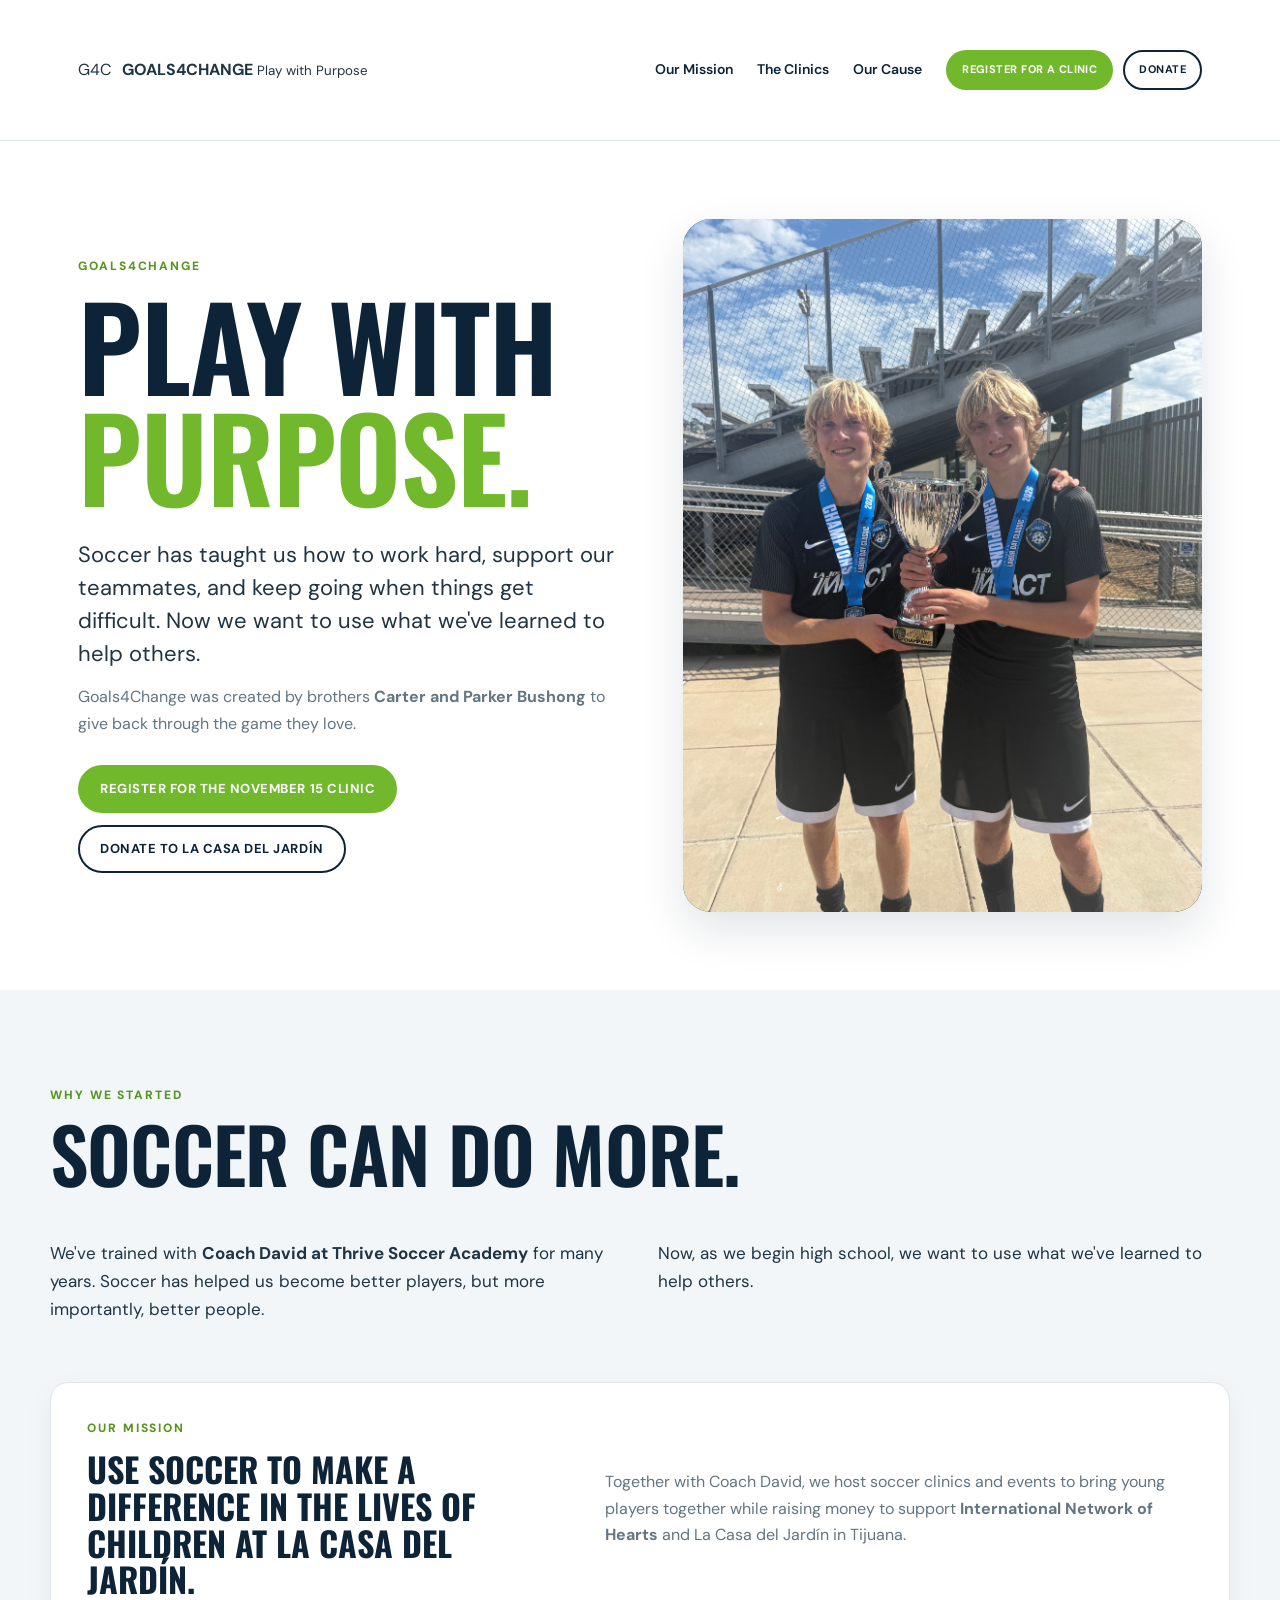
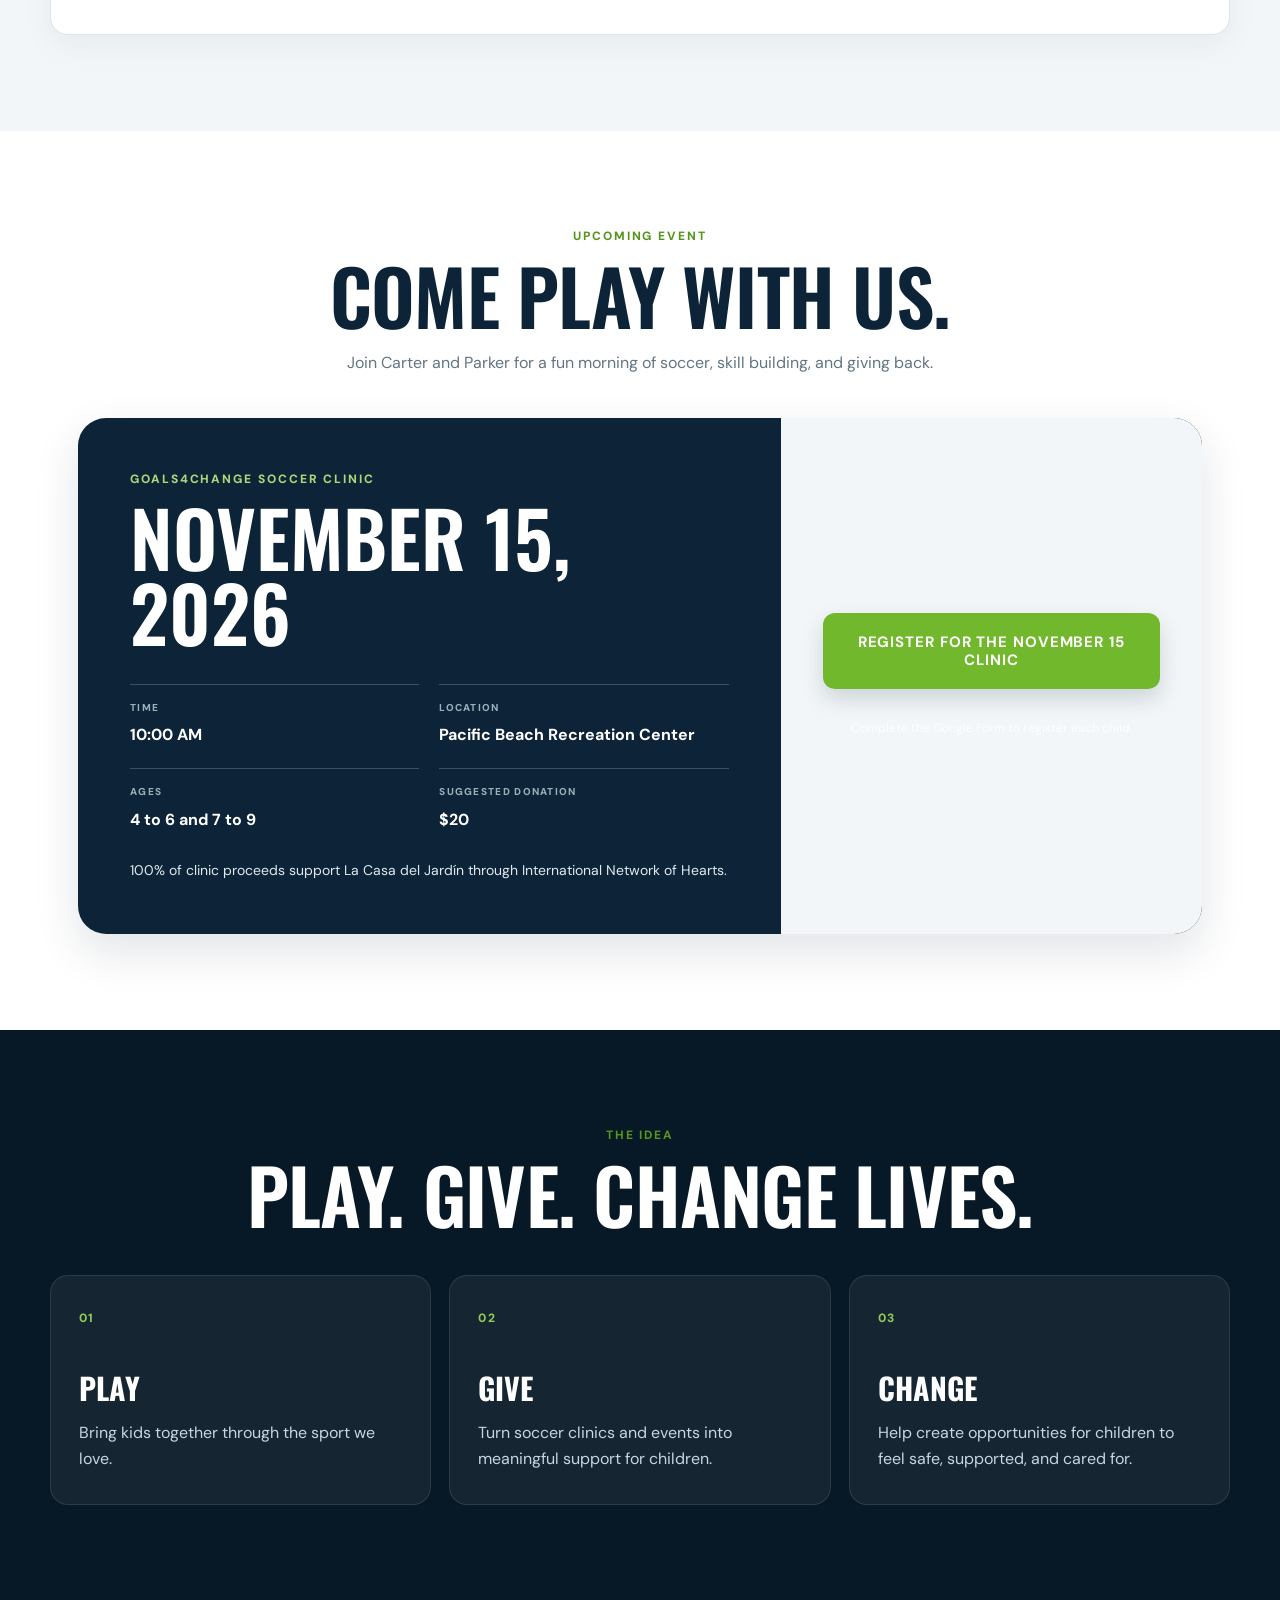
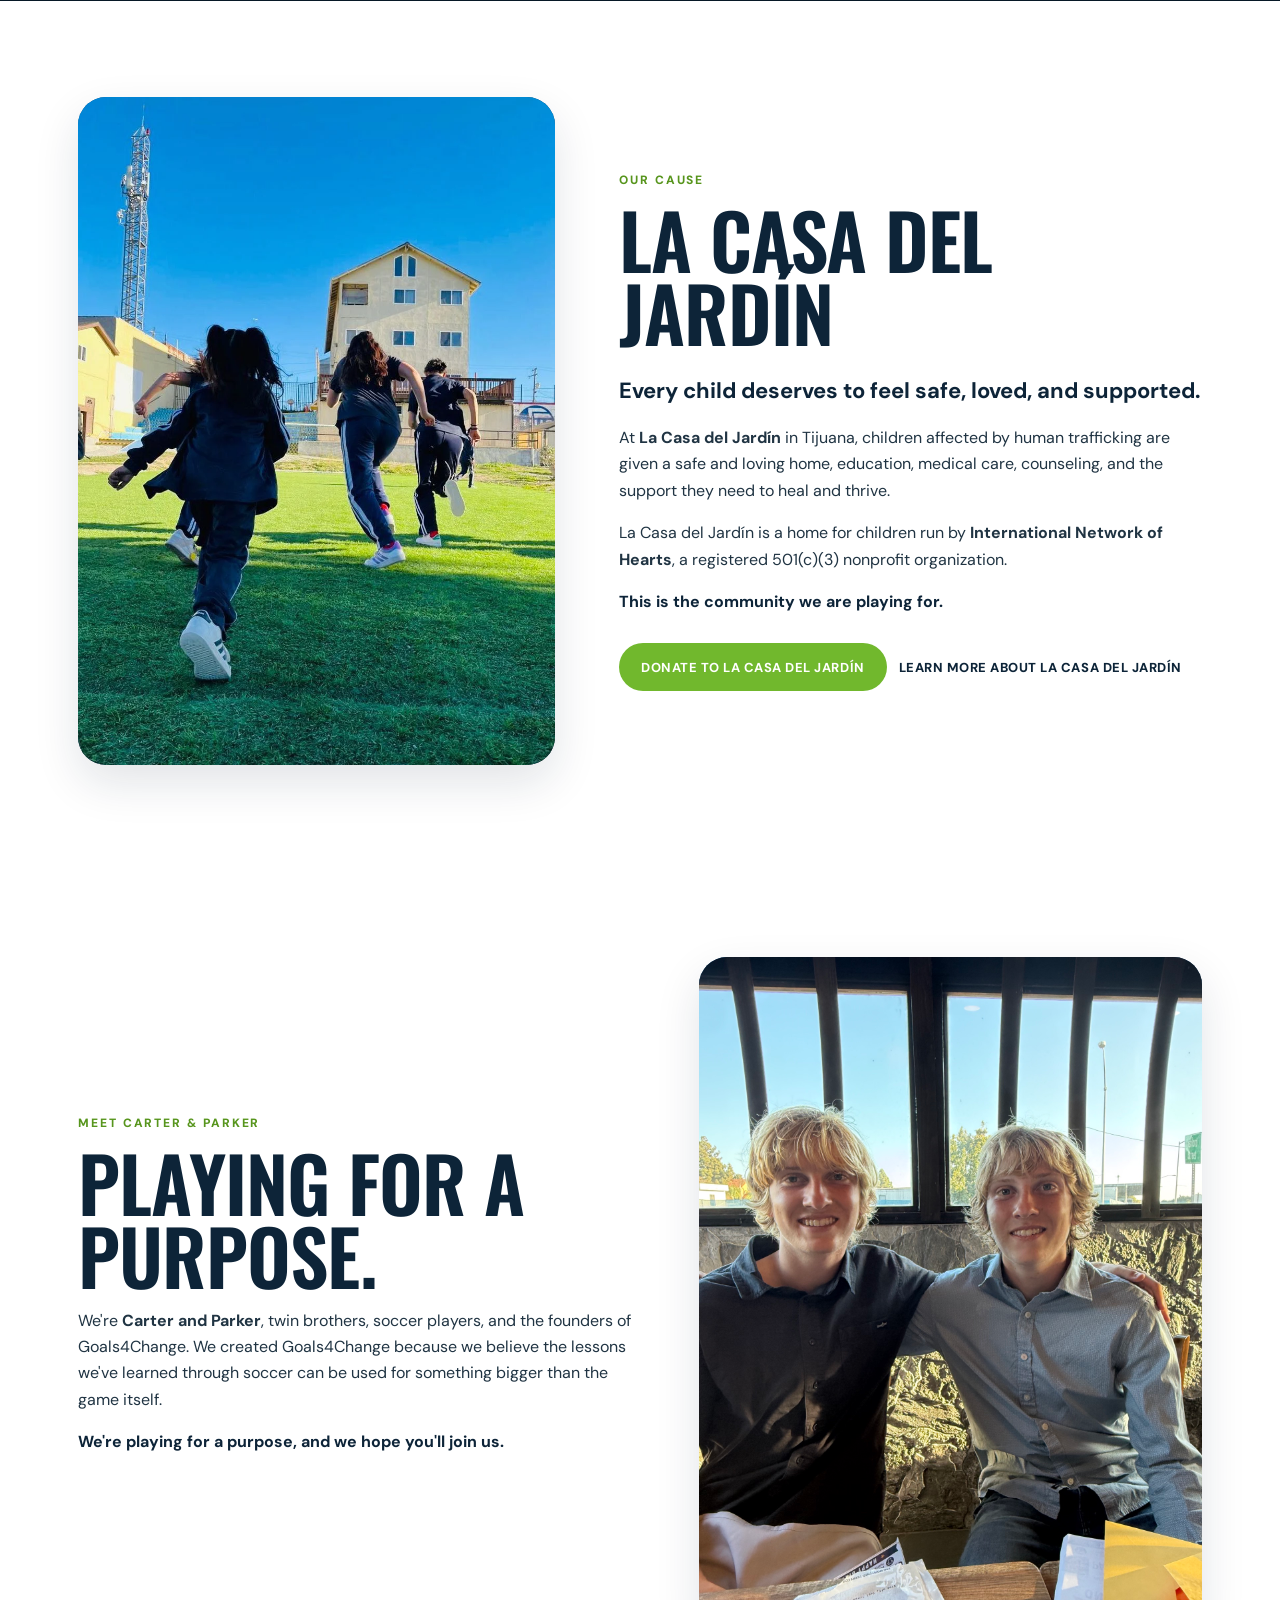
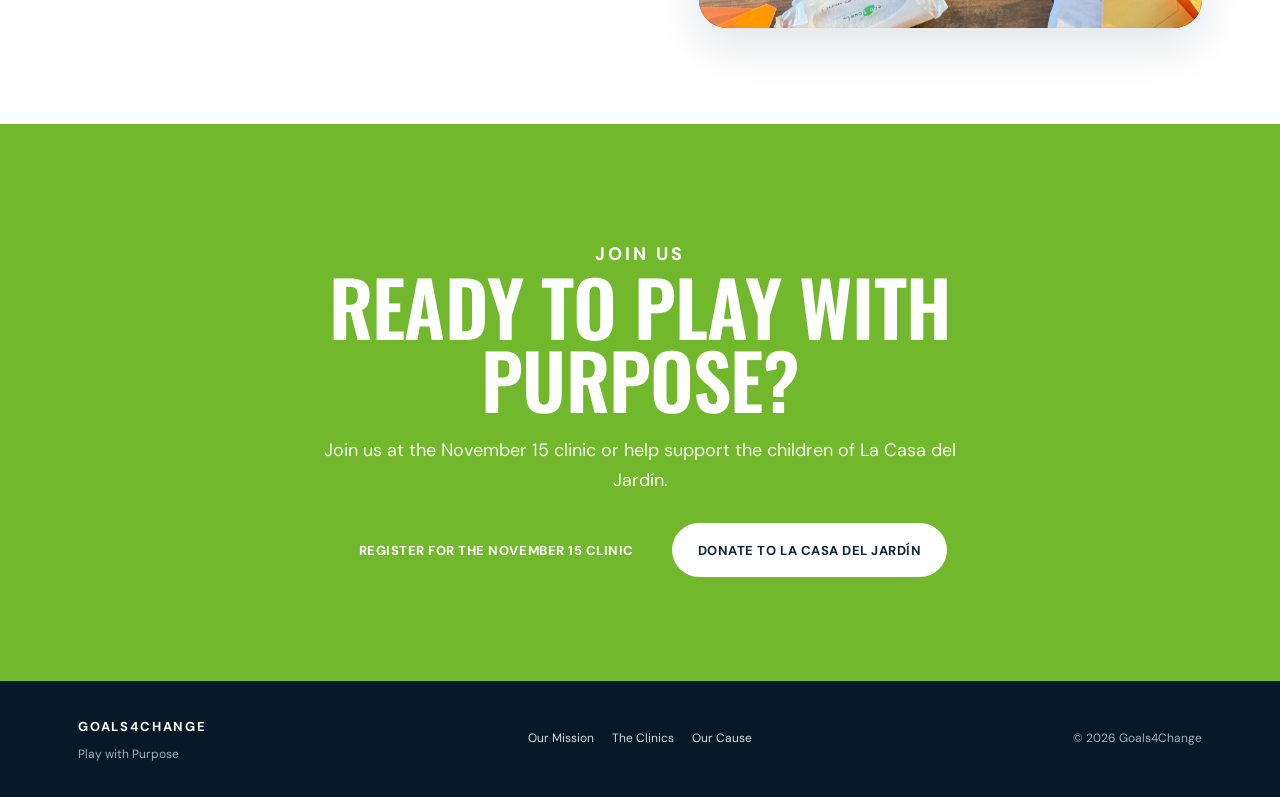
<file: index.html>
<!DOCTYPE html>
<html lang="en">
<head>
  <meta charset="UTF-8">
  <meta name="viewport" content="width=device-width, initial-scale=1.0">
  <meta name="description" content="Goals4Change uses soccer to bring young players together while raising money to support the children of La Casa del Jardín in Tijuana.">
  <title>Goals4Change | Play with Purpose</title>
  <link rel="stylesheet" href="styles.css">
</head>
<body>
  <header class="site-header">
    <div class="nav-shell">
      <a class="brand" href="#top" aria-label="Goals4Change home">
        <span class="brand-mark">G4C</span>
        <span class="brand-text">
          <strong>GOALS4CHANGE</strong>
          <small>Play with Purpose</small>
        </span>
      </a>

      <nav class="main-nav" aria-label="Main navigation">
        <a href="#mission">Our Mission</a>
        <a href="#clinics">The Clinics</a>
        <a href="#cause">Our Cause</a>
      </nav>

      <div class="nav-actions">
        <a class="button button-primary button-small" href="register.html">Register for a Clinic</a>
        <a class="button button-secondary button-small" href="https://givebutter.com/inh-goals4change">Donate</a>
      </div>
    </div>
  </header>

  <main id="top">
    <section class="hero section">
      <div class="hero-copy">
        <p class="eyebrow">GOALS4CHANGE</p>
        <h1>PLAY WITH <span>PURPOSE.</span></h1>
        <p class="hero-lede">
          Soccer has taught us how to work hard, support our teammates, and keep going when things get difficult.
          Now we want to use what we've learned to help others.
        </p>
        <p class="hero-intro">
          Goals4Change was created by brothers <strong>Carter and Parker Bushong</strong> to give back through the game they love.
        </p>
        <div class="hero-actions">
          <a class="button button-primary" href="register.html">Register for the November 15 Clinic</a>
          <a class="button button-secondary" href="https://givebutter.com/inh-goals4change">Donate to La Casa del Jardín</a>
        </div>
      </div>

      <div class="hero-photo photo-frame">
        <img src="images/hero.jpg" alt="Carter and Parker playing soccer">
      </div>
    </section>

    <section class="section section-soft" id="mission">
      <div class="section-heading">
        <p class="eyebrow">WHY WE STARTED</p>
        <h2>SOCCER CAN DO MORE.</h2>
      </div>

      <div class="split-copy">
        <p>
          We've trained with <strong>Coach David at Thrive Soccer Academy</strong> for many years.
          Soccer has helped us become better players, but more importantly, better people.
        </p>
        <p>
          Now, as we begin high school, we want to use what we've learned to help others.
        </p>
      </div>

      <div class="mission-card">
        <div>
          <p class="eyebrow">OUR MISSION</p>
          <h3>Use soccer to make a difference in the lives of children at La Casa del Jardín.</h3>
        </div>
        <p>
          Together with Coach David, we host soccer clinics and events to bring young players together while raising
          money to support <strong>International Network of Hearts</strong> and La Casa del Jardín in Tijuana.
        </p>
      </div>
    </section>

    <section class="section" id="clinics">
      <div class="section-heading centered">
        <p class="eyebrow">UPCOMING EVENT</p>
        <h2>COME PLAY WITH US.</h2>
        <p>Join Carter and Parker for a fun morning of soccer, skill building, and giving back.</p>
      </div>

      <div class="event-card">
        <div class="event-details">
          <p class="event-label">GOALS4CHANGE SOCCER CLINIC</p>
          <h3>November 15, 2026</h3>
          <div class="event-grid">
            <div>
              <span>TIME</span>
              <strong>10:00 AM</strong>
            </div>
            <div>
              <span>LOCATION</span>
              <strong>Pacific Beach Recreation Center</strong>
            </div>
            <div>
              <span>AGES</span>
              <strong>4 to 6 and 7 to 9</strong>
            </div>
            <div>
              <span>SUGGESTED DONATION</span>
              <strong>$20</strong>
            </div>
          </div>
          <p class="proceeds-note">
            100% of clinic proceeds support La Casa del Jardín through International Network of Hearts.
          </p>
        </div>

        <div class="event-action">
          <!-- Replace this href with the final registration URL when you have it. -->
          <a class="button button-primary button-large" href="register.html">Register for the November 15 Clinic</a>
          <p>Complete the Google Form to register each child.</p>
        </div>
      </div>
    </section>

    <section class="section section-dark">
      <div class="section-heading centered">
        <p class="eyebrow">THE IDEA</p>
        <h2>PLAY. GIVE. CHANGE LIVES.</h2>
      </div>

      <div class="value-grid">
        <article class="value-card">
          <span class="value-number">01</span>
          <h3>PLAY</h3>
          <p>Bring kids together through the sport we love.</p>
        </article>
        <article class="value-card">
          <span class="value-number">02</span>
          <h3>GIVE</h3>
          <p>Turn soccer clinics and events into meaningful support for children.</p>
        </article>
        <article class="value-card">
          <span class="value-number">03</span>
          <h3>CHANGE</h3>
          <p>Help create opportunities for children to feel safe, supported, and cared for.</p>
        </article>
      </div>
    </section>

    <section class="section cause-section" id="cause">
      <div class="cause-photo photo-frame">
        <img src="images/casa-del-jardin.jpg" alt="La Casa del Jardín">
      </div>

      <div class="cause-copy">
        <p class="eyebrow">OUR CAUSE</p>
        <h2>LA CASA DEL JARDÍN</h2>
        <p class="cause-lede">Every child deserves to feel safe, loved, and supported.</p>
        <p>
          At <strong>La Casa del Jardín</strong> in Tijuana, children affected by human trafficking are given
          a safe and loving home, education, medical care, counseling, and the support they need to heal and thrive.
        </p>
        <p>
          La Casa del Jardín is a home for children run by <strong>International Network of Hearts</strong>,
          a registered 501(c)(3) nonprofit organization.
        </p>
        <p class="cause-close">This is the community we are playing for.</p>

        <div class="cause-actions">
          <!-- Replace this href with the final INHEARTS donation landing-page URL when you have it. -->
          <a class="button button-primary" href="https://givebutter.com/inh-goals4change">Donate to La Casa del Jardín</a>
          <a class="text-link" href="#cause">Learn more about La Casa del Jardín</a>
        </div>
      </div>
    </section>

    <section class="section founders-section">
      <div class="founders-copy">
        <p class="eyebrow">MEET CARTER & PARKER</p>
        <h2>PLAYING FOR A PURPOSE.</h2>
        <p>
          We're <strong>Carter and Parker</strong>, twin brothers, soccer players, and the founders of Goals4Change.
          We created Goals4Change because we believe the lessons we've learned through soccer can be used for
          something bigger than the game itself.
        </p>
        <p class="founders-close">
          We're playing for a purpose, and we hope you'll join us.
        </p>
      </div>

      <div class="founders-photo photo-frame">
        <img src="images/carter-parker.jpg" alt="Carter and Parker Bushong">
      </div>
    </section>

    <section class="cta-section">
      <p class="eyebrow">JOIN US</p>
      <h2>READY TO PLAY WITH PURPOSE?</h2>
      <p>Join us at the November 15 clinic or help support the children of La Casa del Jardín.</p>
      <div class="cta-actions">
        <a class="button button-primary button-large" href="register.html">Register for the November 15 Clinic</a>
        <a class="button button-light button-large" href="https://givebutter.com/inh-goals4change">Donate to La Casa del Jardín</a>
      </div>
    </section>
  </main>

  <footer class="site-footer">
    <div class="footer-shell">
      <div>
        <strong>GOALS4CHANGE</strong>
        <p>Play with Purpose</p>
      </div>
      <div class="footer-links">
        <a href="#mission">Our Mission</a>
        <a href="#clinics">The Clinics</a>
        <a href="#cause">Our Cause</a>
      </div>
      <div class="footer-meta">
        <span>© 2026 Goals4Change</span>
      </div>
    </div>
  </footer>
</body>
</html>
</file>
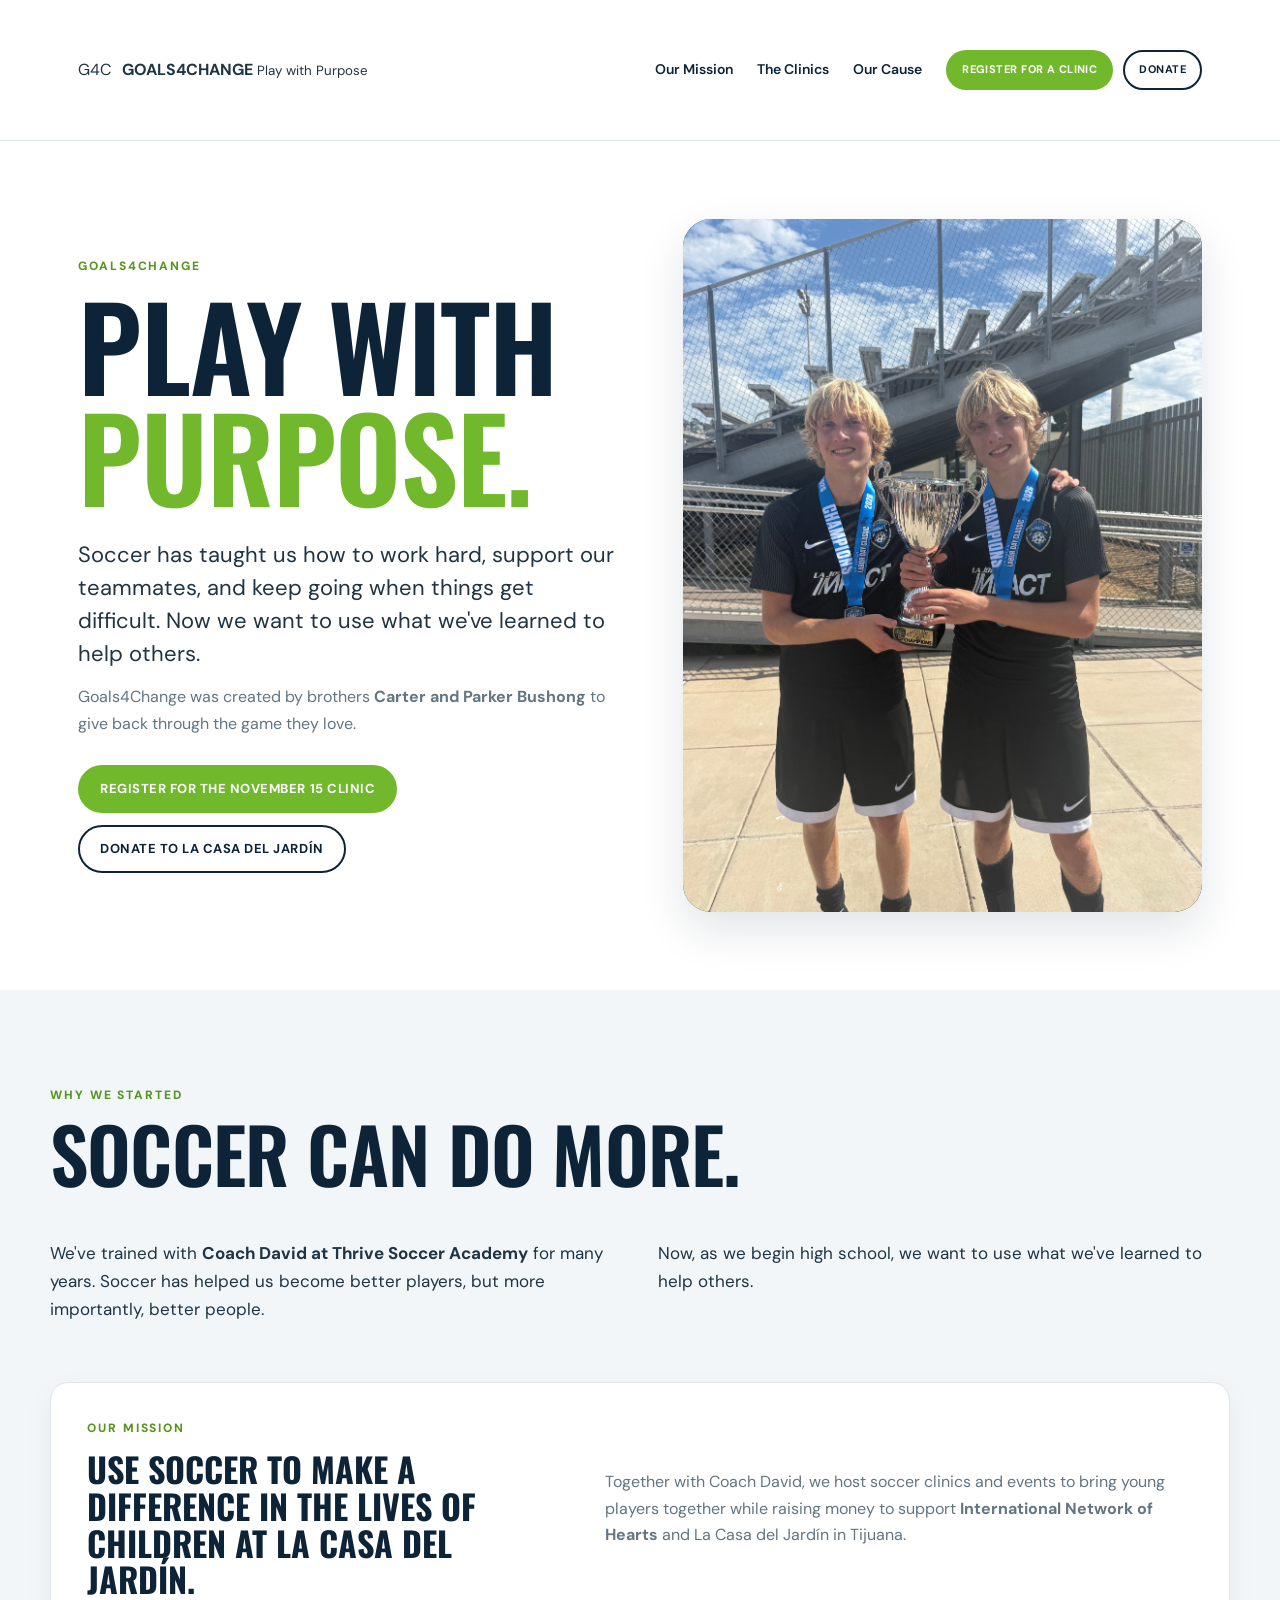
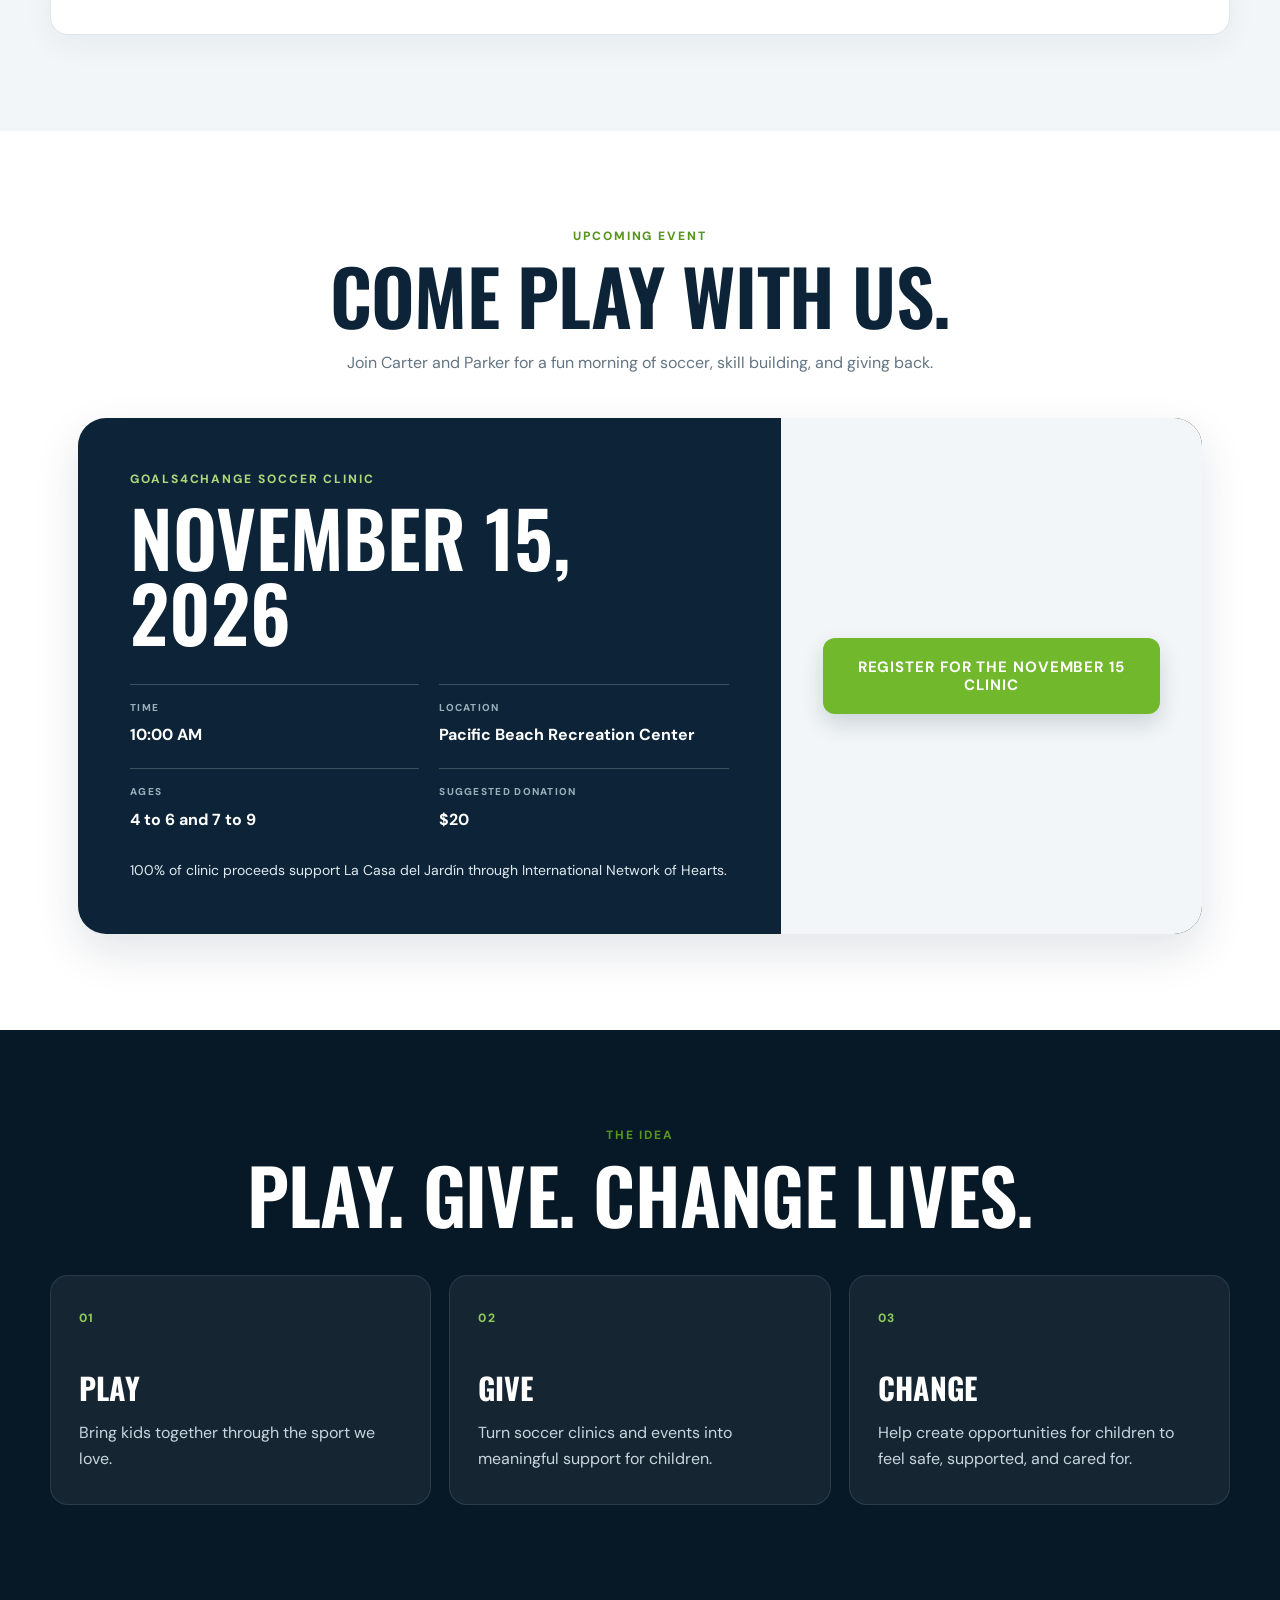
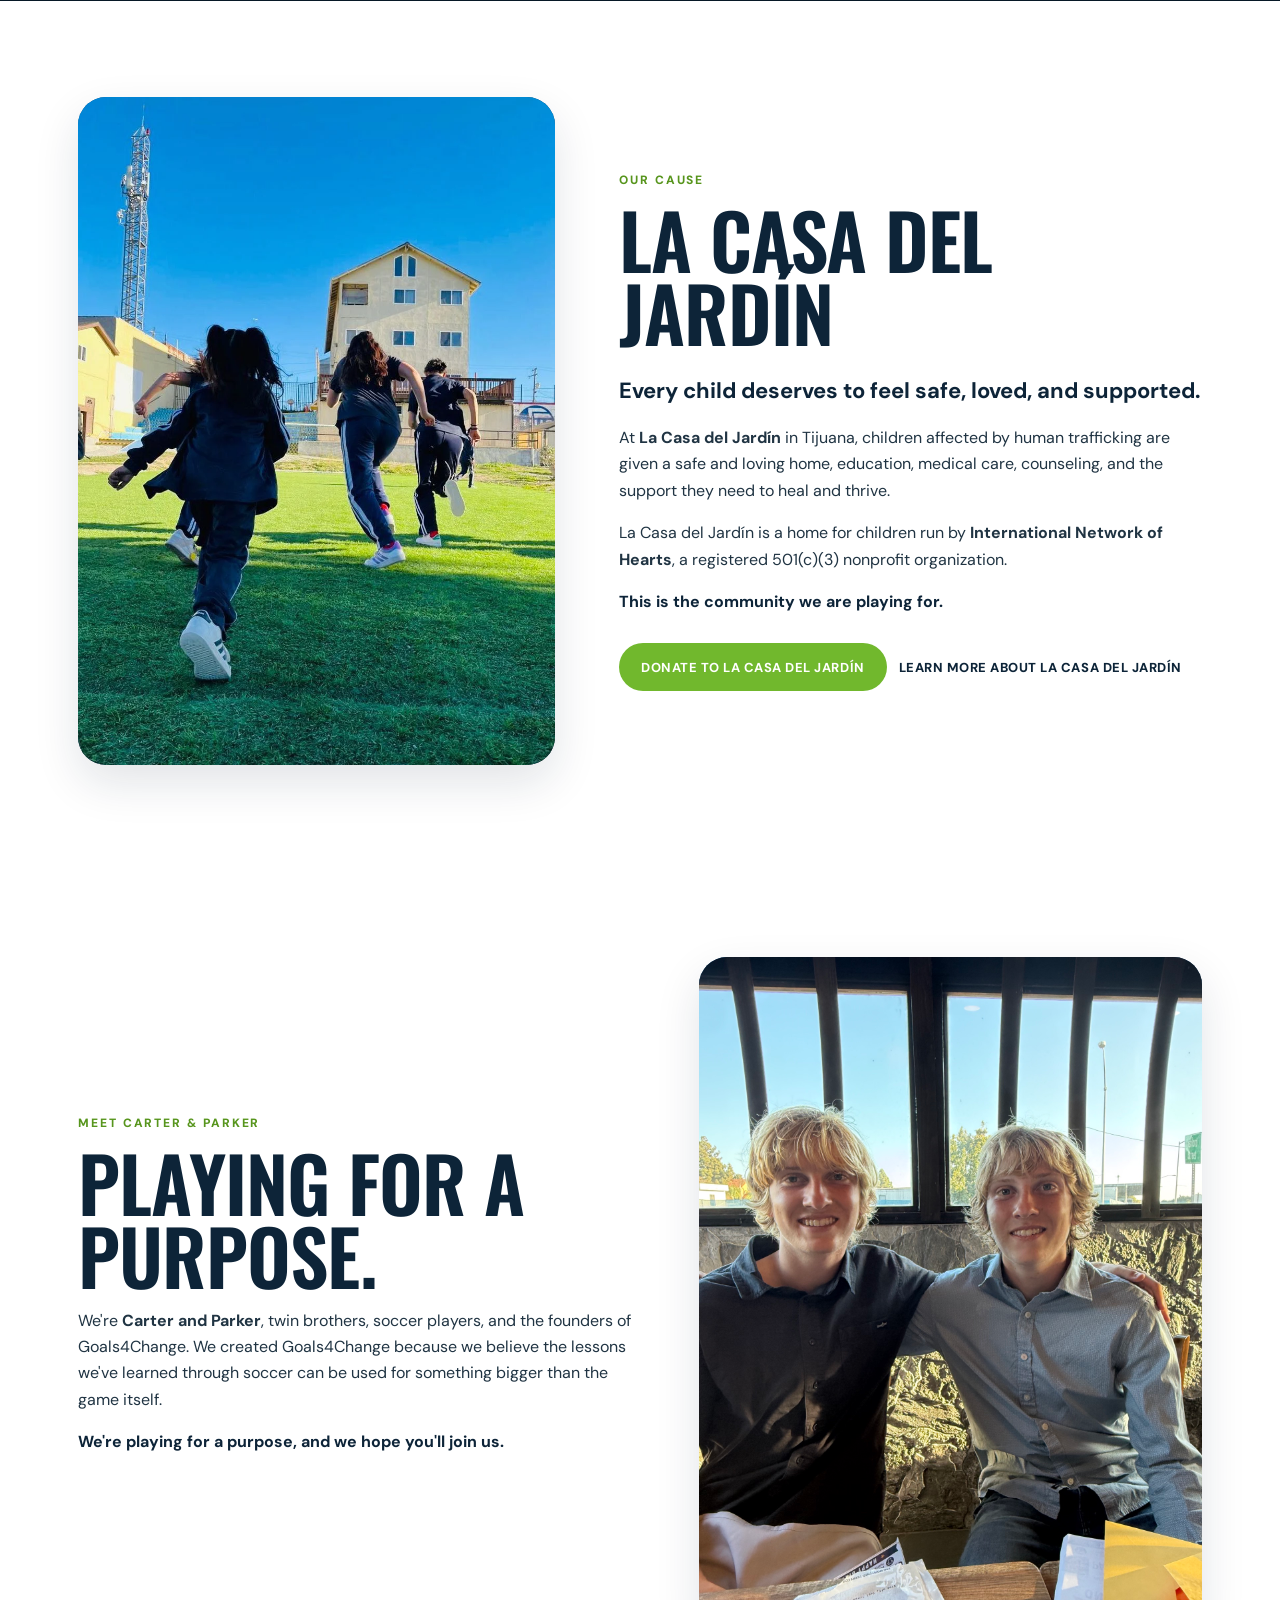
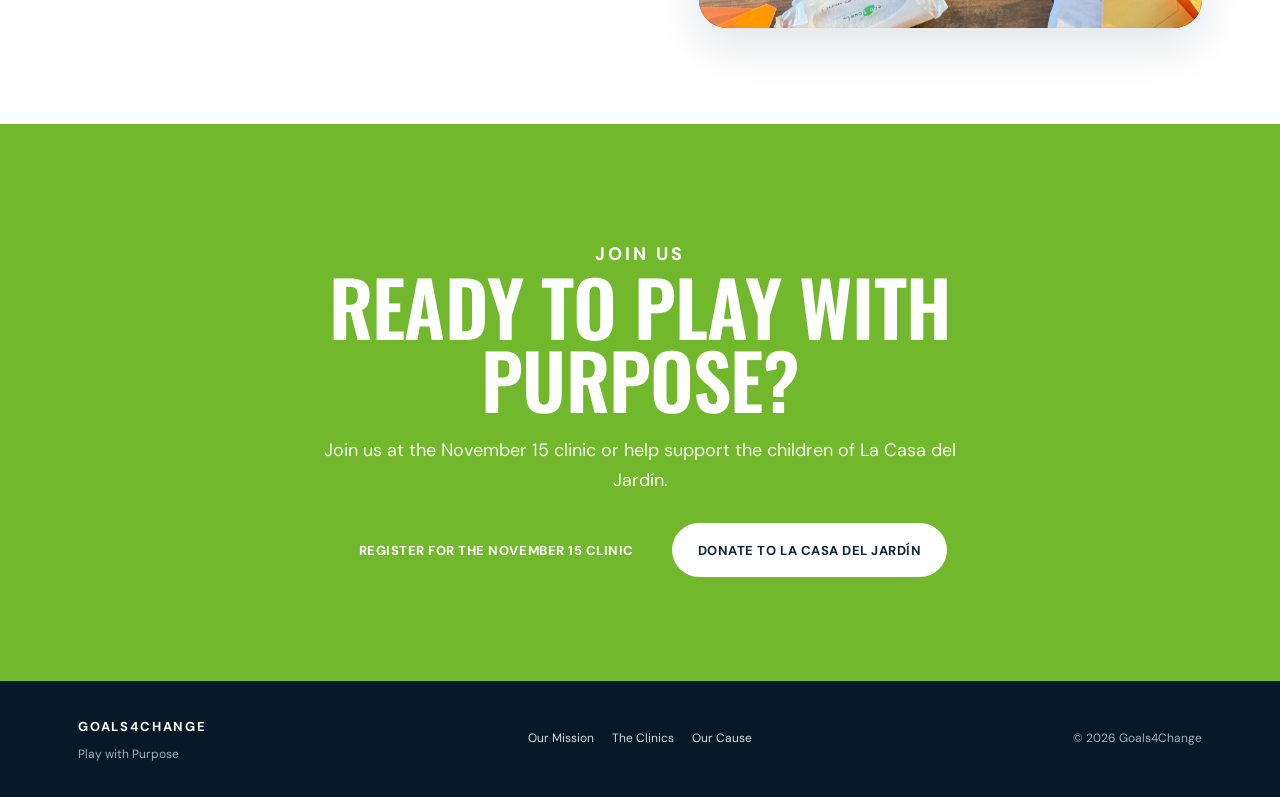
<file: index (1).html>
<!DOCTYPE html>
<html lang="en">
<head>
  <meta charset="UTF-8">
  <meta name="viewport" content="width=device-width, initial-scale=1.0">
  <meta name="description" content="Goals4Change uses soccer to bring young players together while raising money to support the children of La Casa del Jardín in Tijuana.">
  <title>Goals4Change | Play with Purpose</title>
  <link rel="stylesheet" href="styles.css">
</head>
<body>
  <header class="site-header">
    <div class="nav-shell">
      <a class="brand" href="#top" aria-label="Goals4Change home">
        <span class="brand-mark">G4C</span>
        <span class="brand-text">
          <strong>GOALS4CHANGE</strong>
          <small>Play with Purpose</small>
        </span>
      </a>

      <nav class="main-nav" aria-label="Main navigation">
        <a href="#mission">Our Mission</a>
        <a href="#clinics">The Clinics</a>
        <a href="#cause">Our Cause</a>
      </nav>

      <div class="nav-actions">
        <a class="button button-primary button-small" href="register.html">Register for a Clinic</a>
        <a class="button button-secondary button-small" href="https://givebutter.com/inh-goals4change">Donate</a>
      </div>
    </div>
  </header>

  <main id="top">
    <section class="hero section">
      <div class="hero-copy">
        <p class="eyebrow">GOALS4CHANGE</p>
        <h1>PLAY WITH <span>PURPOSE.</span></h1>
        <p class="hero-lede">
          Soccer has taught us how to work hard, support our teammates, and keep going when things get difficult.
          Now we want to use what we've learned to help others.
        </p>
        <p class="hero-intro">
          Goals4Change was created by brothers <strong>Carter and Parker Bushong</strong> to give back through the game they love.
        </p>
        <div class="hero-actions">
          <a class="button button-primary" href="register.html">Register for the November 15 Clinic</a>
          <a class="button button-secondary" href="https://givebutter.com/inh-goals4change">Donate to La Casa del Jardín</a>
        </div>
      </div>

      <div class="hero-photo photo-frame">
        <img src="images/hero.jpg" alt="Carter and Parker playing soccer">
      </div>
    </section>

    <section class="section section-soft" id="mission">
      <div class="section-heading">
        <p class="eyebrow">WHY WE STARTED</p>
        <h2>SOCCER CAN DO MORE.</h2>
      </div>

      <div class="split-copy">
        <p>
          We've trained with <strong>Coach David at Thrive Soccer Academy</strong> for many years.
          Soccer has helped us become better players, but more importantly, better people.
        </p>
        <p>
          Now, as we begin high school, we want to use what we've learned to help others.
        </p>
      </div>

      <div class="mission-card">
        <div>
          <p class="eyebrow">OUR MISSION</p>
          <h3>Use soccer to make a difference in the lives of children at La Casa del Jardín.</h3>
        </div>
        <p>
          Together with Coach David, we host soccer clinics and events to bring young players together while raising
          money to support <strong>International Network of Hearts</strong> and La Casa del Jardín in Tijuana.
        </p>
      </div>
    </section>

    <section class="section" id="clinics">
      <div class="section-heading centered">
        <p class="eyebrow">UPCOMING EVENT</p>
        <h2>COME PLAY WITH US.</h2>
        <p>Join Carter and Parker for a fun morning of soccer, skill building, and giving back.</p>
      </div>

      <div class="event-card">
        <div class="event-details">
          <p class="event-label">GOALS4CHANGE SOCCER CLINIC</p>
          <h3>November 15, 2026</h3>
          <div class="event-grid">
            <div>
              <span>TIME</span>
              <strong>10:00 AM</strong>
            </div>
            <div>
              <span>LOCATION</span>
              <strong>Pacific Beach Recreation Center</strong>
            </div>
            <div>
              <span>AGES</span>
              <strong>4 to 6 and 7 to 9</strong>
            </div>
            <div>
              <span>SUGGESTED DONATION</span>
              <strong>$20</strong>
            </div>
          </div>
          <p class="proceeds-note">
            100% of clinic proceeds support La Casa del Jardín through International Network of Hearts.
          </p>
        </div>

        <div class="event-action">
          <!-- Replace this href with the final registration URL when you have it. -->
          <a class="button button-primary button-large" href="register.html">Register for the November 15 Clinic</a>
        </div>
      </div>
    </section>

    <section class="section section-dark">
      <div class="section-heading centered">
        <p class="eyebrow">THE IDEA</p>
        <h2>PLAY. GIVE. CHANGE LIVES.</h2>
      </div>

      <div class="value-grid">
        <article class="value-card">
          <span class="value-number">01</span>
          <h3>PLAY</h3>
          <p>Bring kids together through the sport we love.</p>
        </article>
        <article class="value-card">
          <span class="value-number">02</span>
          <h3>GIVE</h3>
          <p>Turn soccer clinics and events into meaningful support for children.</p>
        </article>
        <article class="value-card">
          <span class="value-number">03</span>
          <h3>CHANGE</h3>
          <p>Help create opportunities for children to feel safe, supported, and cared for.</p>
        </article>
      </div>
    </section>

    <section class="section cause-section" id="cause">
      <div class="cause-photo photo-frame">
        <img src="images/casa-del-jardin.jpg" alt="La Casa del Jardín">
      </div>

      <div class="cause-copy">
        <p class="eyebrow">OUR CAUSE</p>
        <h2>LA CASA DEL JARDÍN</h2>
        <p class="cause-lede">Every child deserves to feel safe, loved, and supported.</p>
        <p>
          At <strong>La Casa del Jardín</strong> in Tijuana, children affected by human trafficking are given
          a safe and loving home, education, medical care, counseling, and the support they need to heal and thrive.
        </p>
        <p>
          La Casa del Jardín is a home for children run by <strong>International Network of Hearts</strong>,
          a registered 501(c)(3) nonprofit organization.
        </p>
        <p class="cause-close">This is the community we are playing for.</p>

        <div class="cause-actions">
          <!-- Replace this href with the final INHEARTS donation landing-page URL when you have it. -->
          <a class="button button-primary" href="https://givebutter.com/inh-goals4change">Donate to La Casa del Jardín</a>
          <a class="text-link" href="#cause">Learn more about La Casa del Jardín</a>
        </div>
      </div>
    </section>

    <section class="section founders-section">
      <div class="founders-copy">
        <p class="eyebrow">MEET CARTER & PARKER</p>
        <h2>PLAYING FOR A PURPOSE.</h2>
        <p>
          We're <strong>Carter and Parker</strong>, twin brothers, soccer players, and the founders of Goals4Change.
          We created Goals4Change because we believe the lessons we've learned through soccer can be used for
          something bigger than the game itself.
        </p>
        <p class="founders-close">
          We're playing for a purpose, and we hope you'll join us.
        </p>
      </div>

      <div class="founders-photo photo-frame">
        <img src="images/carter-parker.jpg" alt="Carter and Parker Bushong">
      </div>
    </section>

    <section class="cta-section">
      <p class="eyebrow">JOIN US</p>
      <h2>READY TO PLAY WITH PURPOSE?</h2>
      <p>Join us at the November 15 clinic or help support the children of La Casa del Jardín.</p>
      <div class="cta-actions">
        <a class="button button-primary button-large" href="register.html">Register for the November 15 Clinic</a>
        <a class="button button-light button-large" href="https://givebutter.com/inh-goals4change">Donate to La Casa del Jardín</a>
      </div>
    </section>
  </main>

  <footer class="site-footer">
    <div class="footer-shell">
      <div>
        <strong>GOALS4CHANGE</strong>
        <p>Play with Purpose</p>
      </div>
      <div class="footer-links">
        <a href="#mission">Our Mission</a>
        <a href="#clinics">The Clinics</a>
        <a href="#cause">Our Cause</a>
      </div>
      <div class="footer-meta">
        <span>© 2026 Goals4Change</span>
      </div>
    </div>
  </footer>
</body>
</html>
</file>
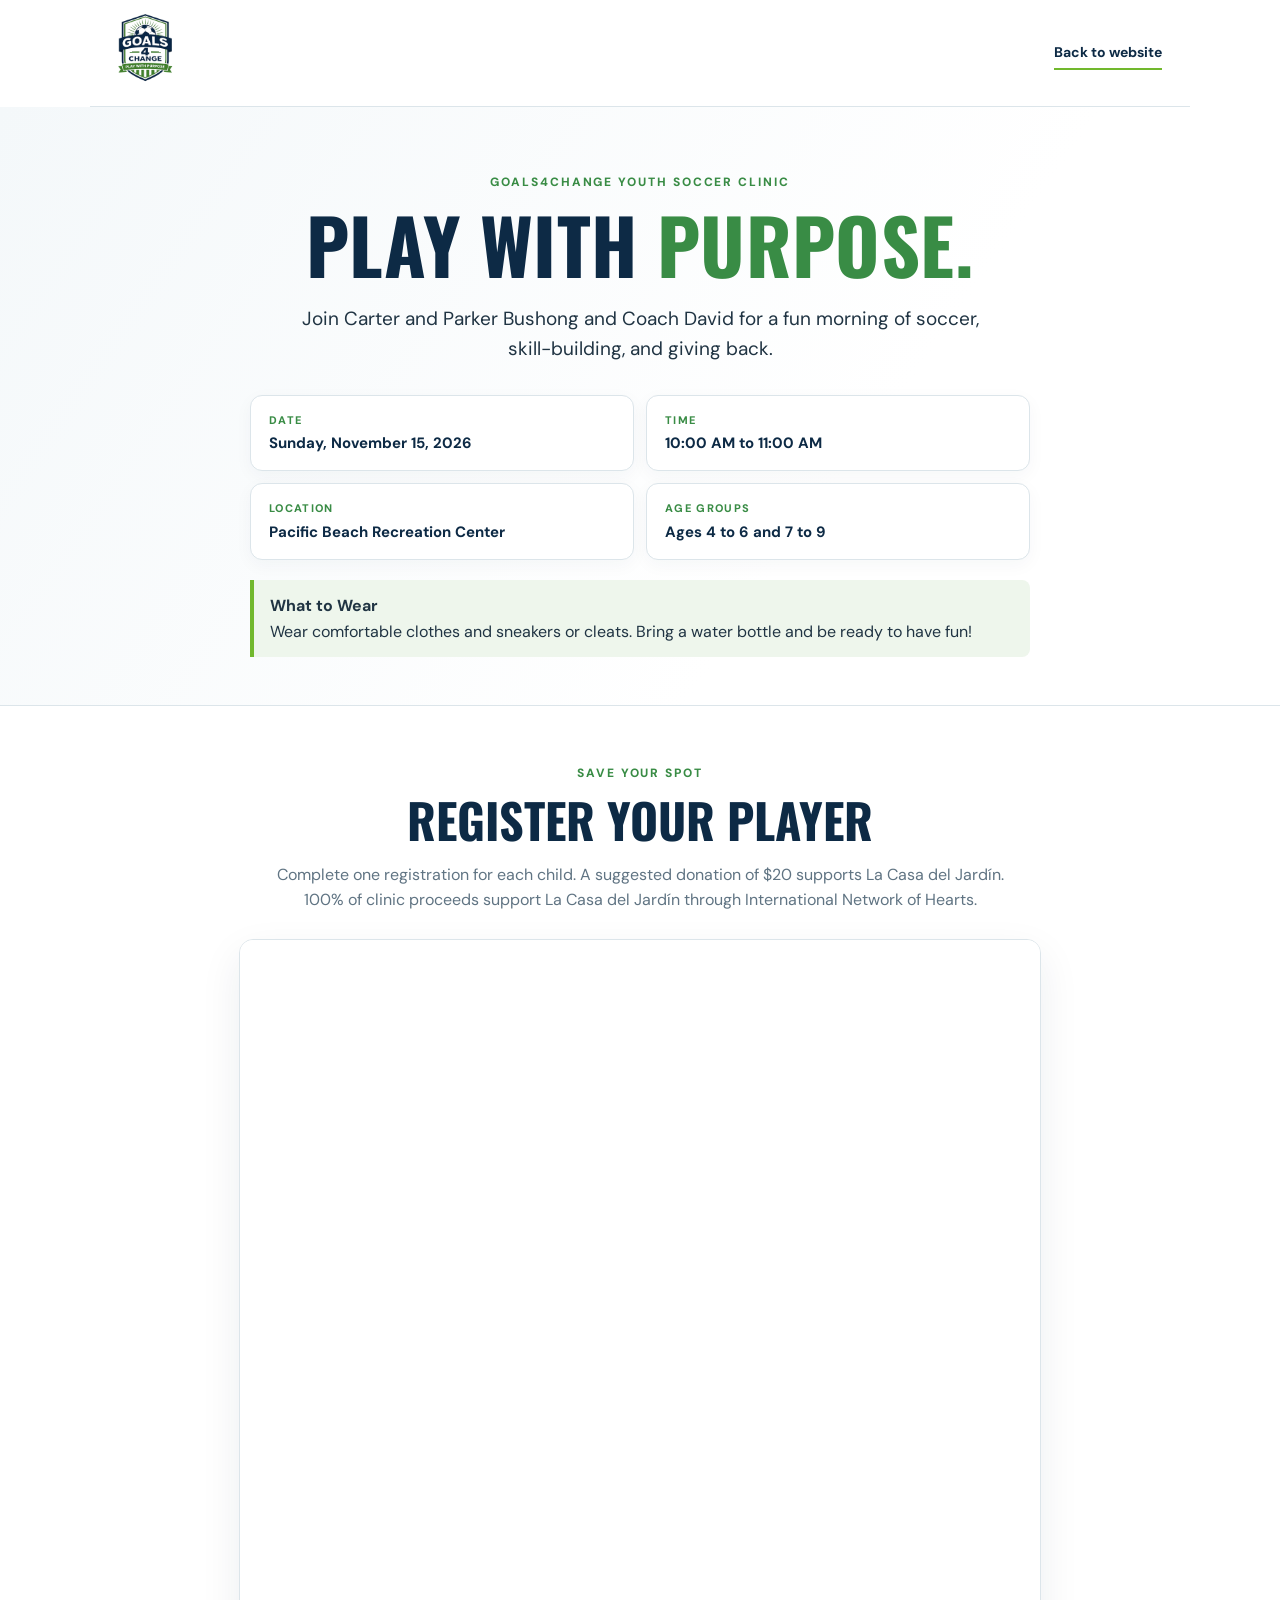
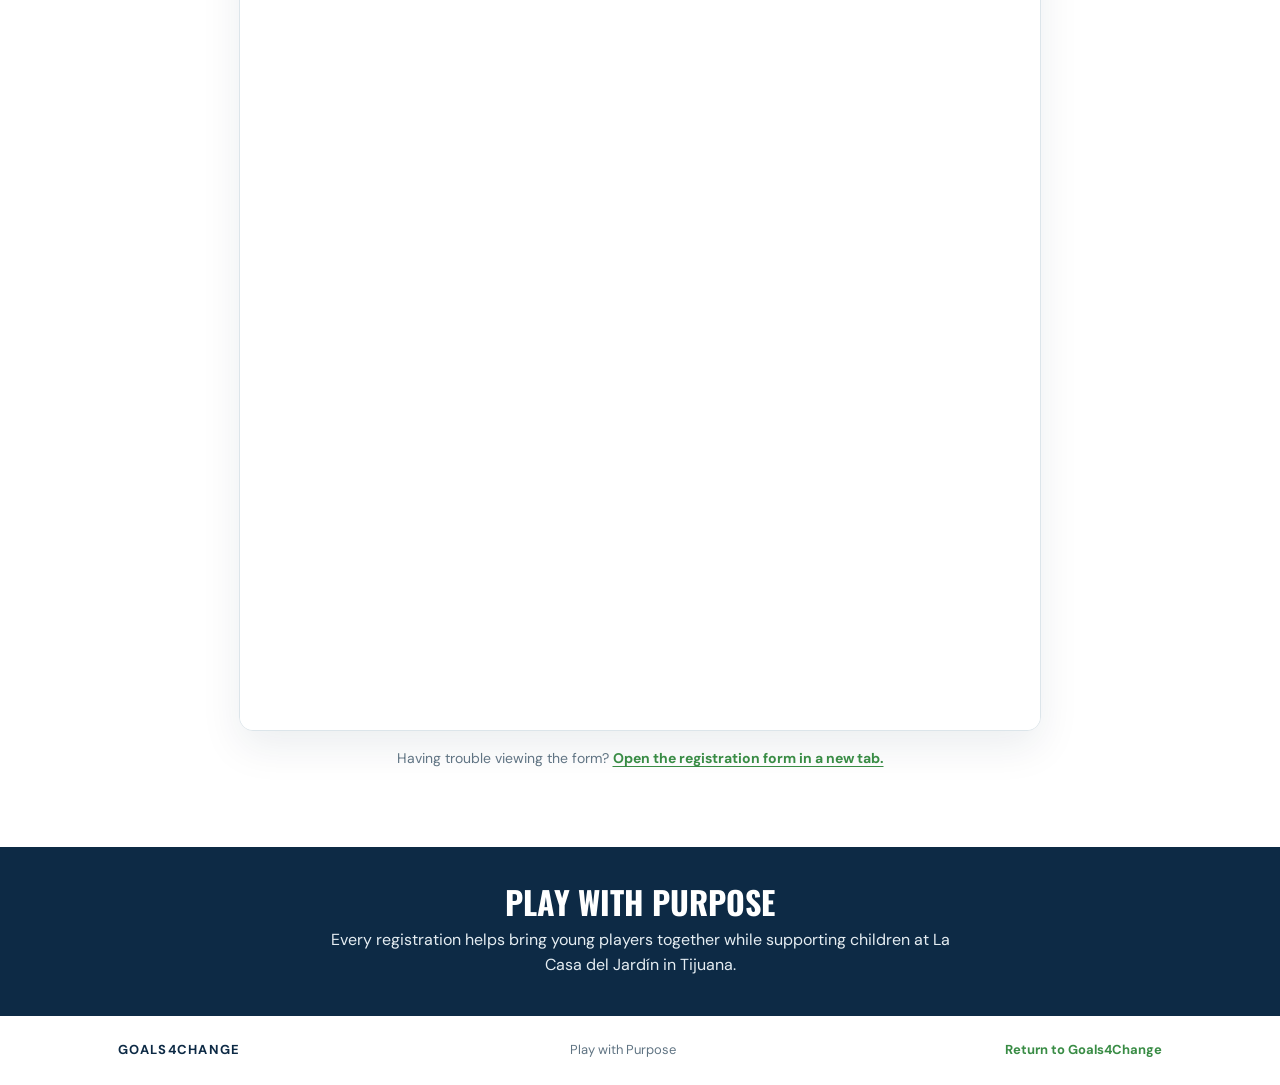
<file: register.html>
<!DOCTYPE html>
<html lang="en">
<head>
  <meta charset="UTF-8">
  <meta name="viewport" content="width=device-width, initial-scale=1.0">
  <meta name="description" content="Register for the Goals4Change youth soccer clinic on November 15, 2026, at Pacific Beach Recreation Center.">
  <title>Clinic Registration | Goals4Change</title>
  <link rel="stylesheet" href="registration.css">
</head>
<body>
  <header class="registration-header">
    <a class="brand" href="index.html" aria-label="Goals4Change home">
      <img src="images/goals4change-logo.png" alt="Goals4Change, Play with Purpose">
    </a>
    <a class="home-link" href="index.html">Back to website</a>
  </header>

  <main>
    <section class="registration-hero">
      <p class="eyebrow">GOALS4CHANGE YOUTH SOCCER CLINIC</p>
      <h1>PLAY WITH <span>PURPOSE.</span></h1>
      <p class="intro">Join Carter and Parker Bushong and Coach David for a fun morning of soccer, skill-building, and giving back.</p>
      <div class="event-facts" aria-label="Clinic details">
        <div><span>DATE</span><strong>Sunday, November 15, 2026</strong></div>
        <div><span>TIME</span><strong>10:00 AM to 11:00 AM</strong></div>
        <div><span>LOCATION</span><strong>Pacific Beach Recreation Center</strong></div>
        <div><span>AGE GROUPS</span><strong>Ages 4 to 6 and 7 to 9</strong></div>
      </div>
      <p class="arrival-note"><strong>What to Wear</strong><br>Wear comfortable clothes and sneakers or cleats. Bring a water bottle and be ready to have fun!</p>
    </section>

    <section class="form-section" aria-labelledby="form-heading">
      <div class="form-heading">
        <p class="eyebrow">SAVE YOUR SPOT</p>
        <h2 id="form-heading">Register your player</h2>
        <p>Complete one registration for each child. A suggested donation of $20 supports La Casa del Jardín. 100% of clinic proceeds support La Casa del Jardín through International Network of Hearts.</p>
      </div>
      <div class="form-frame">
        <iframe
          src="https://docs.google.com/forms/d/e/1FAIpQLSfIKqFXEszeEMWDQX1RYFAIC3k7jQbH0lJhtEhemGzo-rA6kA/viewform?embedded=true"
          title="Goals4Change Soccer Clinic Registration Form"
          loading="lazy"
          referrerpolicy="strict-origin-when-cross-origin">Loading registration form…</iframe>
      </div>
      <p class="form-fallback">Having trouble viewing the form? <a href="https://docs.google.com/forms/d/e/1FAIpQLSfIKqFXEszeEMWDQX1RYFAIC3k7jQbH0lJhtEhemGzo-rA6kA/viewform" target="_blank" rel="noopener noreferrer">Open the registration form in a new tab.</a></p>
    </section>

    <section class="cause-note">
      <h2>Play with purpose</h2>
      <p>Every registration helps bring young players together while supporting children at La Casa del Jardín in Tijuana.</p>
    </section>
  </main>

  <footer class="registration-footer">
    <strong>GOALS4CHANGE</strong>
    <span>Play with Purpose</span>
    <a href="index.html">Return to Goals4Change</a>
  </footer>
</body>
</html>
</file>
<file: styles.css>
@import url('https://fonts.googleapis.com/css2?family=DM+Sans:wght@400;500;600;700&family=Oswald:wght@500;600&display=swap');

:root {
  --navy: #0d2438;
  --navy-deep: #071826;
  --blue: #175a86;
  --green: #71b82d;
  --green-dark: #57951d;
  --white: #ffffff;
  --soft: #f2f6f8;
  --line: #dce5ea;
  --text: #203443;
  --muted: #637582;
  --radius-lg: 28px;
  --radius-md: 18px;
  --shadow: 0 18px 45px rgba(13, 36, 56, 0.12);
  --max: 1180px;
}

* {
  box-sizing: border-box;
}

html {
  scroll-behavior: smooth;
}

body {
  margin: 0;
  font-family: "DM Sans", system-ui, -apple-system, BlinkMacSystemFont, "Segoe UI", sans-serif;
  color: var(--text);
  background: var(--white);
  line-height: 1.65;
}

img {
  display: block;
  width: 100%;
  height: 100%;
  object-fit: cover;
}

a {
  color: inherit;
  text-decoration: none;
}

.site-header {
  position: sticky;
  top: 0;
  z-index: 100;
  background: rgba(255, 255, 255, 0.96);
  border-bottom: 1px solid rgba(220, 229, 234, 0.9);
  backdrop-filter: blur(12px);
}

.nav-shell {
  max-width: var(--max);
  margin: 0 auto;
  min-height: 140px;
  padding: 8px 28px;
  display: flex;
  align-items: center;
  gap: 24px;
}

.brand {
  display: flex;
  align-items: center;
  gap: 11px;
  margin-right: auto;
}

.brand-logo {
  width: 128px;
  height: 128px;
  object-fit: contain;
  flex: 0 0 auto;
}

.main-nav {
  display: flex;
  gap: 24px;
  align-items: center;
  font-size: 14px;
  font-weight: 600;
  color: var(--navy);
}

.main-nav a:hover,
.text-link:hover {
  color: var(--green-dark);
}

.nav-actions {
  display: flex;
  gap: 10px;
  align-items: center;
}

.button {
  display: inline-flex;
  align-items: center;
  justify-content: center;
  min-height: 48px;
  padding: 12px 20px;
  border-radius: 999px;
  border: 2px solid transparent;
  font-weight: 700;
  font-size: 13px;
  line-height: 1.2;
  text-transform: uppercase;
  letter-spacing: 0.04em;
  transition: transform 160ms ease, background 160ms ease, border-color 160ms ease;
}

.button:hover {
  transform: translateY(-1px);
}

.button-primary {
  background: var(--green);
  color: var(--white);
}

.button-primary:hover {
  background: var(--green-dark);
}

.button-secondary {
  background: transparent;
  color: var(--navy);
  border-color: var(--navy);
}

.button-secondary:hover {
  background: var(--navy);
  color: var(--white);
}

.button-light {
  background: var(--white);
  color: var(--navy);
}

.button-light:hover {
  background: #eef4f7;
}

.button-small {
  min-height: 40px;
  padding: 10px 14px;
  font-size: 11px;
}

.button-large {
  min-height: 54px;
  padding: 14px 24px;
}

.section {
  max-width: var(--max);
  margin: 0 auto;
  padding: 96px 28px;
}

.hero {
  min-height: 690px;
  display: grid;
  grid-template-columns: 1.02fr 0.98fr;
  gap: 64px;
  align-items: center;
  padding-top: 78px;
  padding-bottom: 78px;
}

.eyebrow {
  margin: 0 0 12px;
  color: var(--green-dark);
  font-size: 12px;
  font-weight: 800;
  letter-spacing: 0.16em;
  text-transform: uppercase;
}

.hero h1,
.section-heading h2,
.cause-copy h2,
.founders-copy h2,
.cta-section h2 {
  margin: 0;
  font-family: "Oswald", Impact, sans-serif;
  font-weight: 600;
  line-height: 0.96;
  letter-spacing: -0.01em;
  text-transform: uppercase;
}

.hero h1 {
  max-width: 700px;
  color: var(--navy);
  font-size: clamp(70px, 9vw, 126px);
}

.hero h1 span {
  display: block;
  color: var(--green);
}

.hero-lede {
  max-width: 610px;
  margin: 28px 0 14px;
  color: var(--text);
  font-size: clamp(18px, 2vw, 22px);
  line-height: 1.5;
}

.hero-intro {
  max-width: 580px;
  margin: 0;
  color: var(--muted);
  font-size: 16px;
}

.hero-actions,
.cta-actions,
.cause-actions {
  display: flex;
  flex-wrap: wrap;
  gap: 12px;
  margin-top: 28px;
}

.photo-frame {
  overflow: hidden;
  position: relative;
  background:
    linear-gradient(135deg, rgba(23, 90, 134, 0.95), rgba(13, 36, 56, 0.9)),
    #173f5f;
  box-shadow: var(--shadow);
}



.hero-photo {
  min-height: 590px;
  border-radius: var(--radius-lg);
}

.section-soft {
  max-width: none;
  background: var(--soft);
}

.section-soft > * {
  max-width: var(--max);
  margin-left: auto;
  margin-right: auto;
}

.section-heading h2,
.cause-copy h2,
.founders-copy h2,
.cta-section h2 {
  color: var(--navy);
  font-size: clamp(48px, 6vw, 76px);
}

.centered {
  text-align: center;
}

.centered > p:last-child {
  max-width: 630px;
  margin: 18px auto 0;
  color: var(--muted);
}

.split-copy {
  display: grid;
  grid-template-columns: 1fr 1fr;
  gap: 36px;
  margin-top: 32px;
  color: var(--text);
  font-size: 17px;
}

.mission-card {
  margin-top: 42px;
  padding: 36px;
  display: grid;
  grid-template-columns: 0.9fr 1.1fr;
  gap: 36px;
  align-items: center;
  background: var(--white);
  border: 1px solid var(--line);
  border-radius: var(--radius-md);
  box-shadow: 0 10px 30px rgba(13, 36, 56, 0.05);
}

.mission-card h3 {
  margin: 0;
  color: var(--navy);
  font-family: "Oswald", Impact, sans-serif;
  font-size: 34px;
  line-height: 1.08;
  text-transform: uppercase;
}

.mission-card p:last-child {
  margin: 0;
  color: var(--muted);
}

.event-card {
  margin-top: 42px;
  display: grid;
  grid-template-columns: 1.25fr 0.75fr;
  border-radius: var(--radius-lg);
  overflow: hidden;
  box-shadow: var(--shadow);
  background: var(--navy);
  color: var(--white);
}

.event-details {
  padding: 52px;
}

.event-label {
  margin: 0 0 9px;
  color: #abd979;
  font-size: 12px;
  font-weight: 800;
  letter-spacing: 0.16em;
  text-transform: uppercase;
}

.event-details h3 {
  margin: 0;
  font-family: "Oswald", Impact, sans-serif;
  font-size: clamp(50px, 6vw, 80px);
  font-weight: 600;
  line-height: 0.98;
  text-transform: uppercase;
}

.event-grid {
  margin-top: 34px;
  display: grid;
  grid-template-columns: repeat(2, 1fr);
  gap: 20px;
}

.event-grid div {
  padding-top: 15px;
  border-top: 1px solid rgba(255, 255, 255, 0.2);
}

.event-grid span {
  display: block;
  margin-bottom: 6px;
  color: #9cb0bc;
  font-size: 10px;
  font-weight: 800;
  letter-spacing: 0.13em;
}

.event-grid strong {
  display: block;
  font-size: 16px;
}

.proceeds-note {
  margin: 26px 0 0;
  color: #dfe9ee;
  font-size: 14px;
}

.event-action {
  padding: 52px;
  display: flex;
  flex-direction: column;
  justify-content: center;
  background: var(--green);
}

.event-action .button {
  align-self: stretch;
}

.event-action p {
  margin: 12px 0 0;
  color: rgba(255, 255, 255, 0.85);
  font-size: 12px;
  text-align: center;
}

.section-dark {
  max-width: none;
  background: var(--navy-deep);
  color: var(--white);
}

.section-dark .section-heading {
  max-width: var(--max);
  margin-left: auto;
  margin-right: auto;
}

.section-dark .section-heading h2 {
  color: var(--white);
}

.value-grid {
  max-width: var(--max);
  margin: 44px auto 0;
  display: grid;
  grid-template-columns: repeat(3, 1fr);
  gap: 18px;
}

.value-card {
  min-height: 230px;
  padding: 28px;
  background: rgba(255, 255, 255, 0.06);
  border: 1px solid rgba(255, 255, 255, 0.1);
  border-radius: var(--radius-md);
}

.value-number {
  color: #8fcb58;
  font-size: 12px;
  font-weight: 800;
  letter-spacing: 0.1em;
}

.value-card h3 {
  margin: 32px 0 8px;
  font-family: "Oswald", Impact, sans-serif;
  font-size: 30px;
  text-transform: uppercase;
}

.value-card p {
  margin: 0;
  color: #c8d6df;
}

.cause-section {
  display: grid;
  grid-template-columns: 0.9fr 1.1fr;
  gap: 64px;
  align-items: center;
}

.cause-photo {
  min-height: 560px;
  border-radius: var(--radius-lg);
}

.coach-section {
  display: grid;
  grid-template-columns: 0.85fr 1.15fr;
  align-items: center;
  gap: 52px;
  background: var(--white);
}

.coach-copy h2 {
  margin: 0 0 22px;
  color: var(--navy);
  font-family: "Oswald", Impact, sans-serif;
  font-size: clamp(42px, 5vw, 64px);
  line-height: 1.02;
  text-transform: uppercase;
}

.coach-copy p:not(.eyebrow) {
  color: var(--text);
}

.coach-photos {
  display: grid;
  /* Intentionally unequal: the THEN photo is landscape; the NOW photo is portrait. */
  grid-template-columns: minmax(0, 1.35fr) minmax(0, 0.8fr);
  gap: 16px;
  align-items: end;
}

.coach-photo {
  min-width: 0;
  height: auto;
  margin: 0;
  border-radius: var(--radius-md);
  box-shadow: var(--shadow);
}

.coach-photo:first-child {
  aspect-ratio: 1822 / 863;
}

.coach-photo:last-child {
  aspect-ratio: 3 / 4;
}

.coach-photo img {
  width: 100%;
  height: 100%;
  object-position: center;
  object-fit: cover;
}

/* Preserve the full landscape THEN image. Its frame matches the original aspect ratio. */
.coach-photo:first-child img {
  object-fit: contain;
  background: #eef3f5;
}

.coach-photo figcaption {
  position: absolute;
  top: 12px;
  left: 12px;
  z-index: 1;
}

.coach-photo figcaption span {
  display: inline-block;
  padding: 7px 13px;
  border-radius: 999px;
  background: var(--navy);
  color: var(--white);
  font-size: 11px;
  font-weight: 800;
  letter-spacing: 0.12em;
}

.coach-photo:last-child figcaption span {
  background: var(--green-dark);
}

.cause-copy > p {
  max-width: 620px;
}

.cause-lede {
  margin: 24px 0 12px;
  color: var(--navy);
  font-size: 22px;
  font-weight: 700;
}

.cause-close {
  color: var(--navy);
  font-weight: 700;
}

.text-link {
  display: inline-flex;
  align-items: center;
  color: var(--navy);
  font-size: 13px;
  font-weight: 800;
  letter-spacing: 0.04em;
  text-transform: uppercase;
}

.founders-section {
  display: grid;
  grid-template-columns: 1.05fr 0.95fr;
  gap: 64px;
  align-items: center;
}

.founders-copy p {
  max-width: 600px;
}

.founders-close {
  color: var(--navy);
  font-weight: 700;
}

.founders-photo {
  min-height: 470px;
  border-radius: var(--radius-lg);
}

.cta-section {
  max-width: none;
  padding: 96px 28px 104px;
  text-align: center;
  background: var(--green);
}

.cta-section .eyebrow {
  color: var(--white);
}

.cta-section h2 {
  max-width: 900px;
  margin: 0 auto;
  color: var(--white);
}

.cta-section > p {
  max-width: 640px;
  margin: 20px auto 0;
  color: rgba(255, 255, 255, 0.92);
  font-size: 18px;
}

.cta-actions {
  justify-content: center;
}

.site-footer {
  background: var(--navy-deep);
  color: var(--white);
}

.footer-shell {
  max-width: var(--max);
  margin: 0 auto;
  padding: 32px 28px;
  display: grid;
  grid-template-columns: 1fr auto 1fr;
  gap: 24px;
  align-items: center;
}

.footer-shell strong {
  font-size: 13px;
  letter-spacing: 0.14em;
}

.footer-shell p {
  margin: 5px 0 0;
  color: #9cb0bc;
  font-size: 12px;
}

.footer-links {
  display: flex;
  gap: 18px;
  font-size: 12px;
  color: #d5e0e7;
}

.footer-meta {
  justify-self: end;
  color: #9cb0bc;
  font-size: 12px;
}

@media (max-width: 980px) {
  .nav-shell {
    flex-wrap: wrap;
    padding-top: 14px;
    padding-bottom: 14px;
  }

  .main-nav {
    order: 3;
    width: 100%;
    justify-content: center;
    padding-top: 8px;
    gap: 18px;
  }

  .hero,
  .cause-section,
  .founders-section,
  .coach-section {
    grid-template-columns: 1fr;
  }

  .coach-photos {
    width: 100%;
    max-width: 760px;
    grid-template-columns: minmax(0, 1.35fr) minmax(0, 0.8fr);
  }

  .hero-photo,
  .cause-photo,
  .founders-photo {
    min-height: 430px;
  }

  .event-card {
    grid-template-columns: 1fr;
  }

  .event-action {
    padding: 30px 36px 36px;
  }

  .value-grid {
    grid-template-columns: 1fr;
  }

  .mission-card {
    grid-template-columns: 1fr;
  }
}

@media (max-width: 640px) {
  .nav-actions {
    width: 100%;
  }

  .nav-actions .button {
    flex: 1;
  }

  .main-nav {
    overflow-x: auto;
    justify-content: flex-start;
    padding-bottom: 3px;
  }

  .hero {
    min-height: auto;
    padding-top: 58px;
    padding-bottom: 58px;
    gap: 40px;
  }

  .hero h1 {
    font-size: 72px;
  }

  .hero-actions,
  .cause-actions,
  .cta-actions {
    flex-direction: column;
  }

  .hero-actions .button,
  .cause-actions .button,
  .cta-actions .button {
    width: 100%;
  }

  .hero-photo,
  .cause-photo,
  .founders-photo {
    min-height: 360px;
  }

  .brand-logo {
    width: 98px;
    height: 98px;
  }

  .coach-photos {
    grid-template-columns: minmax(0, 1fr);
    gap: 16px;
  }

  .coach-photo:first-child {
    width: 100%;
    aspect-ratio: 1822 / 863;
  }

  .coach-photo:last-child {
    width: min(72%, 290px);
    aspect-ratio: 3 / 4;
    justify-self: end;
  }

  .coach-photo figcaption {
    top: 8px;
    left: 8px;
  }

  .coach-photo figcaption span {
    padding: 6px 8px;
    font-size: 9px;
  }

  .section {
    padding: 72px 20px;
  }

  .split-copy,
  .event-grid {
    grid-template-columns: 1fr;
  }

  .mission-card,
  .event-details {
    padding: 28px;
  }

  .event-action {
    padding: 24px 28px 30px;
  }

  .footer-shell {
    grid-template-columns: 1fr;
    text-align: center;
  }

  .footer-links {
    justify-content: center;
    flex-wrap: wrap;
  }

  .footer-meta {
    justify-self: center;
  }
}

.coach-signoff { margin-top: 1.25rem; color: var(--navy, #0b2e4f); }


/* Goals4Change refinements: larger desktop logo and clear cause actions */
.brand-logo {
  width: 346px;
  height: auto;
  max-height: 216px;
  object-fit: contain;
}

.nav-actions .button,
.hero-actions .button,
.event-action .button,
.cta-actions .button {
  text-align: center;
}

.event-action {
  display: flex;
  flex-direction: column;
  align-items: stretch;
  justify-content: center;
  gap: 18px;
  padding: 42px;
  background: #f2f6f8;
}

.event-action .button {
  width: 100%;
  min-height: 68px;
  padding: 18px 24px;
  border-radius: 12px;
  font-size: 15px;
  letter-spacing: 0.06em;
  box-shadow: 0 10px 22px rgba(13, 36, 56, 0.16);
}

.inh-logo-link {
  display: block;
  max-width: 430px;
  margin-top: 26px;
  padding: 12px 14px;
  background: #fff;
  border: 1px solid var(--line);
  border-radius: 12px;
}

.inh-logo {
  width: 100%;
  height: auto;
  object-fit: contain;
}

@media (max-width: 760px) {
  .nav-shell {
    min-height: 0;
    padding: 5px 18px 8px;
    gap: 8px;
  }

  .brand {
    justify-content: center;
    width: 100%;
    margin-right: 0;
  }

  .brand-logo {
    width: 227px;
    max-height: 154px;
  }

  .nav-actions {
    gap: 8px;
  }

  .nav-actions .button {
    min-height: 42px;
    padding: 9px 12px;
  }

  .main-nav {
    padding-top: 2px;
    padding-bottom: 0;
    gap: 16px;
  }

  .event-action { padding: 28px; }
}
</file>
<file: registration.css>
@import url('https://fonts.googleapis.com/css2?family=DM+Sans:wght@400;500;600;700&family=Oswald:wght@500;600&display=swap');
:root{--navy:#0d2a45;--navy-deep:#071826;--green:#398c45;--green-bright:#71b82d;--text:#203443;--muted:#607483;--soft:#f2f6f8;--line:#dce5ea;--max:1100px}
*{box-sizing:border-box}
html{scroll-behavior:smooth}
body{margin:0;background:#fff;color:var(--text);font-family:"DM Sans",system-ui,-apple-system,"Segoe UI",sans-serif;line-height:1.6}
a{color:inherit;text-decoration:none}
.registration-header{max-width:var(--max);margin:0 auto;min-height:95px;padding:14px 28px;display:flex;align-items:center;justify-content:space-between;gap:24px;border-bottom:1px solid var(--line)}
.brand{display:inline-flex;align-items:center;min-width:0}
.brand img{width:auto;height:78px;max-width:min(240px,52vw);object-fit:contain}
.home-link{color:var(--navy);font-weight:700;font-size:14px;border-bottom:2px solid var(--green-bright);padding:5px 0;white-space:nowrap}
.registration-hero{background:linear-gradient(125deg,#f4f8fa 0%,#fff 65%);padding:66px 24px 48px;text-align:center;border-bottom:1px solid var(--line)}
.registration-hero>*{max-width:850px;margin-left:auto;margin-right:auto}
.eyebrow{margin-top:0;margin-bottom:12px;color:var(--green);font-size:12px;letter-spacing:.16em;text-transform:uppercase;font-weight:800}
h1,h2{font-family:Oswald,Impact,sans-serif;line-height:1.05;text-transform:uppercase;color:var(--navy);margin-top:0}
h1{font-size:clamp(42px,6.4vw,76px);margin-bottom:20px;letter-spacing:.005em}
h1 span{color:var(--green)}
.intro{font-size:19px;max-width:720px;margin-top:0;margin-bottom:30px}
.event-facts{display:grid;grid-template-columns:repeat(2,minmax(0,1fr));gap:12px;text-align:left;max-width:780px}
.event-facts div{padding:16px 18px;background:white;border:1px solid var(--line);border-radius:12px;box-shadow:0 5px 18px rgba(13,42,69,.04)}
.event-facts span{display:block;color:var(--green);font-size:11px;font-weight:800;letter-spacing:.12em;margin-bottom:4px}
.event-facts strong{display:block;color:var(--navy);font-size:15px;line-height:1.4}
.arrival-note{max-width:780px;margin-top:20px;margin-bottom:0;padding:13px 16px;border-left:4px solid var(--green-bright);background:#eef6ec;text-align:left;border-radius:0 8px 8px 0}
.form-section{max-width:850px;margin:0 auto;padding:58px 24px 64px}
.form-heading{text-align:center;max-width:730px;margin:0 auto 26px}
.form-heading h2{font-size:clamp(32px,4.4vw,48px);margin-bottom:14px}
.form-heading p:last-child{color:var(--muted);margin-bottom:0}
.form-frame{background:white;border:1px solid var(--line);border-radius:14px;overflow:hidden;box-shadow:0 16px 42px rgba(13,42,69,.08)}
.form-frame iframe{display:block;width:100%;height:1390px;border:0;background:#fff}
.form-fallback{text-align:center;color:var(--muted);font-size:14px;margin-top:16px}
.form-fallback a{color:var(--green);font-weight:700;text-decoration:underline;text-underline-offset:3px}
.cause-note{background:var(--navy);color:#fff;text-align:center;padding:38px 24px}
.cause-note h2{color:#fff;font-size:32px;margin-bottom:8px}
.cause-note p{max-width:650px;margin:0 auto;color:#e5edf2}
.registration-footer{max-width:var(--max);margin:0 auto;padding:24px 28px;display:flex;gap:12px;align-items:center;justify-content:space-between;flex-wrap:wrap;font-size:13px;color:var(--muted)}
.registration-footer strong{color:var(--navy);letter-spacing:.1em}
.registration-footer a{color:var(--green);font-weight:700}
@media(max-width:640px){.registration-header{padding:12px 18px;min-height:78px}.brand img{height:62px}.home-link{font-size:12px}.registration-hero{padding:44px 18px 32px}.intro{font-size:17px}.event-facts{grid-template-columns:1fr}.form-section{padding:42px 12px 48px}.form-heading{padding:0 8px}.form-frame{border-radius:8px}.form-frame iframe{height:1500px}.registration-footer{padding:22px 18px;flex-direction:column;align-items:flex-start;gap:5px}}
</file>
